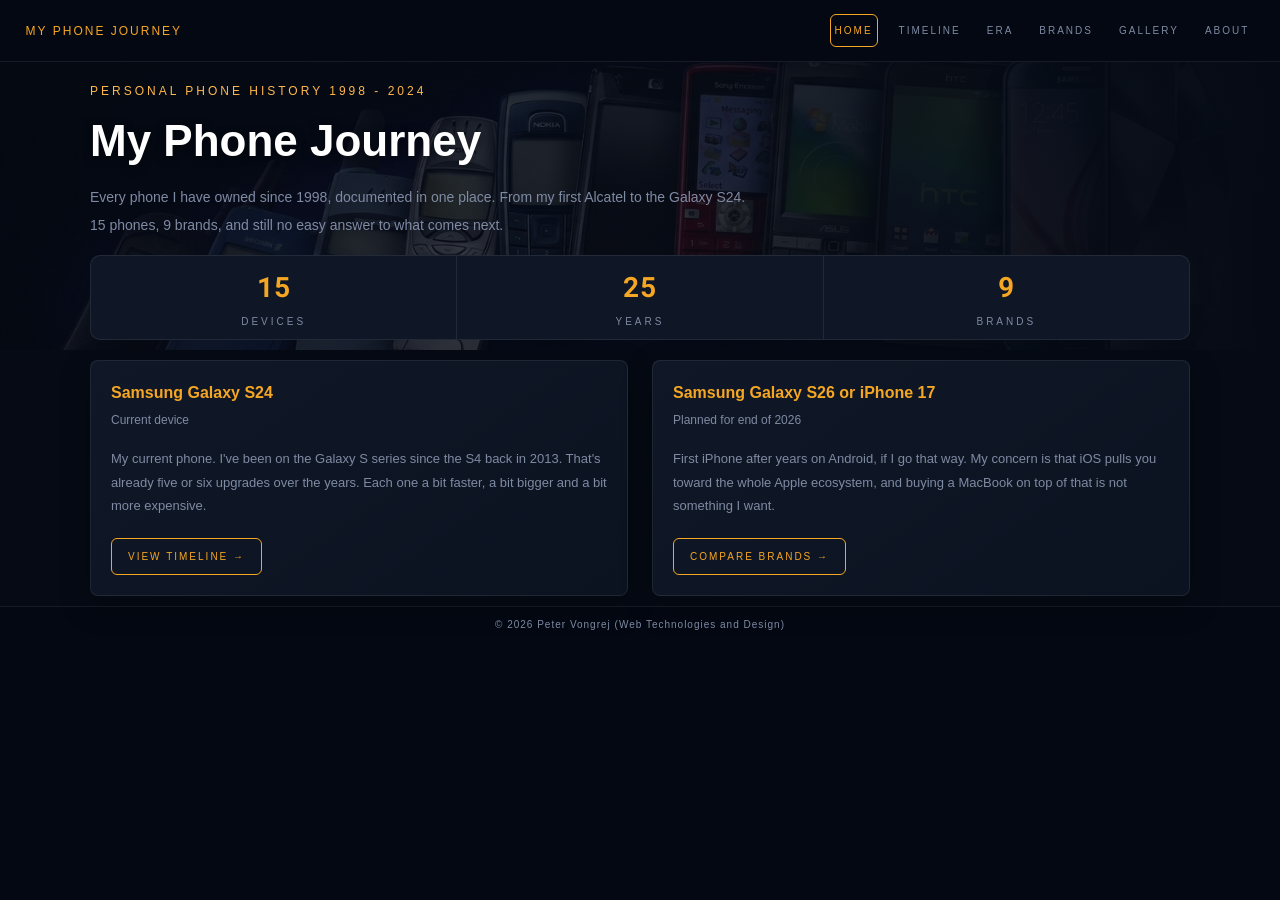
<file: index.html>
<!doctype html>
<html lang="sk">
<head>
    <meta charset="UTF-8">
    <meta name="viewport" content="width=device-width, initial-scale=1.0">
    <title>My Phone Journey</title>
    <link rel="stylesheet" href="css/styles.css">
    <link href="https://fonts.googleapis.com/css2?family=Roboto+Mono:wght@400;700&display=swap" rel="stylesheet">
    <link rel="icon" href="favicon.ico">
</head>
<body>

<header class="header">
    <div class="header-container">
        <div class="header-title">
            <a href="index.html">My Phone Journey</a>
        </div>

        <input type="checkbox" id="menu-toggle" class="menu-checkbox">

        <label for="menu-toggle" class="menu-button">
            <span></span>
            <span></span>
            <span></span>
        </label>

        <nav class="navigation">
            <a href="index.html" class="active">Home</a>
            <a href="timeline.html">Timeline</a>
            <a href="era.html">Era</a>
            <a href="brands.html">Brands</a>
            <a href="gallery.html">Gallery</a>
            <a href="about.html">About</a>
        </nav>
    </div>
</header>

<main>
    <section class="main">
        <div class="main-container">
            <p class="main-overline">Personal phone history 1998 - 2024</p>

            <h1 class="main-title">
                My Phone Journey
            </h1>

            <p class="main-description">
                Every phone I have owned since 1998, documented in one place. From my first Alcatel to the Galaxy S24.
            </p>

            <p class="main-description main-description-second">
                15 phones, 9 brands, and still no easy answer to what comes next.
            </p>

            <div class="main-stats">
                <div class="main-stats-item">
                    <div class="main-stats-number">15</div>
                    <div class="main-stats-label">Devices</div>
                </div>

                <div class="main-stats-item">
                    <div class="main-stats-number">25</div>
                    <div class="main-stats-label">Years</div>
                </div>

                <div class="main-stats-item">
                    <div class="main-stats-number">9</div>
                    <div class="main-stats-label">Brands</div>
                </div>
            </div>

        </div>
    </section>

    <section class="devices">
        <div class="devices-container">

            <div class="devices-grid">
                <article class="devices-card">
                    <h3 class="devices-card-title">Samsung Galaxy S24</h3>
                    <p class="devices-card-meta">Current device</p>

                    <p class="devices-card-description">
                        My current phone. I've been on the Galaxy S series since the S4 back in 2013.
                        That's already five or six upgrades over the years.
                        Each one a bit faster, a bit bigger and a bit more expensive.
                    </p>

                    <a href="timeline.html" class="devices-card-button">
                        View timeline →
                    </a>
                </article>

                <article class="devices-card">
                    <h3 class="devices-card-title">Samsung Galaxy S26 or iPhone 17</h3>
                    <p class="devices-card-meta">Planned for end of 2026</p>

                    <p class="devices-card-description">
                        First iPhone after years on Android, if I go that way.
                        My concern is that iOS pulls you toward the whole Apple ecosystem,
                        and buying a MacBook on top of that is not something I want.
                    </p>

                    <a href="brands.html" class="devices-card-button">
                        Compare brands →
                    </a>
                </article>
            </div>
        </div>
    </section>
</main>

<footer class="footer">
    <div class="footer-container">
        <p class="footer-text">© 2026 Peter Vongrej (Web Technologies and Design)</p>
    </div>
</footer>

</body>
</html>
</file>
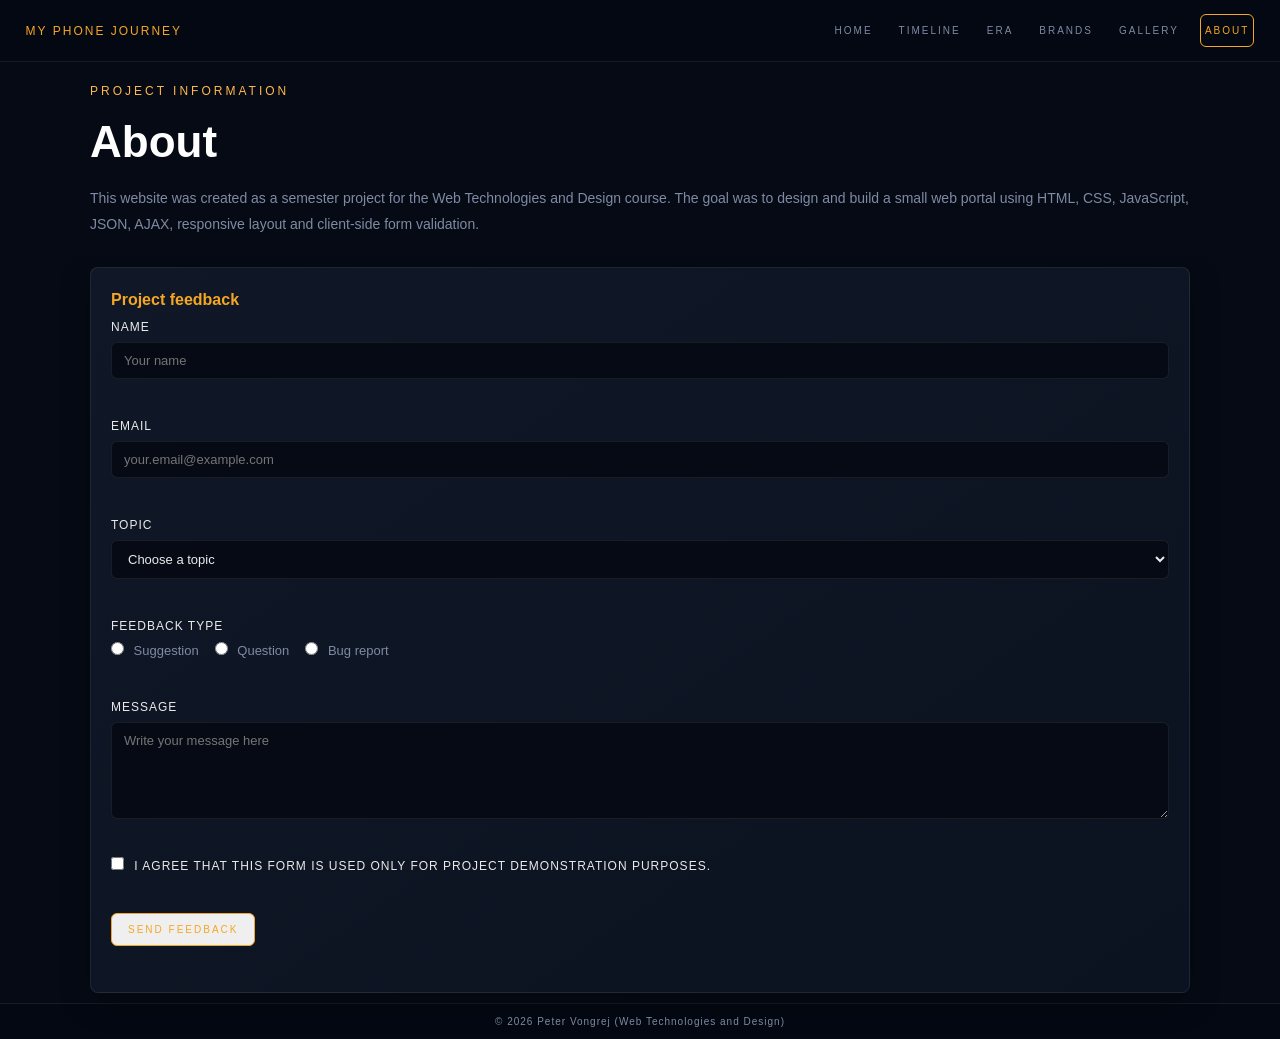
<file: about.html>
<!doctype html>
<html lang="sk">
<head>
    <meta charset="UTF-8">
    <meta name="viewport" content="width=device-width, initial-scale=1.0">
    <title>My Phone Journey</title>
    <link rel="stylesheet" href="css/styles.css">
    <link href="https://fonts.googleapis.com/css2?family=Roboto+Mono:wght@400;700&display=swap" rel="stylesheet">
    <link rel="icon" href="favicon.ico">
</head>
<body>

<header class="header">
    <div class="header-container">
        <div class="header-title">
            <a href="index.html">My Phone Journey</a>
        </div>

        <input type="checkbox" id="menu-toggle" class="menu-checkbox">

        <label for="menu-toggle" class="menu-button">
            <span></span>
            <span></span>
            <span></span>
        </label>

        <nav class="navigation">
            <a href="index.html">Home</a>
            <a href="timeline.html">Timeline</a>
            <a href="era.html">Era</a>
            <a href="brands.html">Brands</a>
            <a href="gallery.html">Gallery</a>
            <a href="about.html" class="active">About</a>
        </nav>
    </div>
</header>

<main>
    <section class="page">
        <div class="page-container">

            <p class="main-overline">Project information</p>

            <h1 class="page-title">
                About
            </h1>

            <p class="page-description">
                This website was created as a semester project for the Web Technologies and Design course.
                The goal was to design and build a small web portal using HTML, CSS, JavaScript, JSON, AJAX, responsive layout and client-side form validation.
            </p>
        </div>
    </section>

    <section class="devices">
        <div class="devices-container">

            <div class="about-grid">

                <div class="devices-card">
                    <h3 class="devices-card-title">Project feedback</h3>

                    <form name="contactForm" class="contact-form" onsubmit="return validateForm()" novalidate>

                        <div class="form-group">
                            <label for="name">Name</label>
                            <input type="text" id="name" name="name" placeholder="Your name">
                            <p class="form-error" id="name-error"></p>
                        </div>

                        <div class="form-group">
                            <label for="email">Email</label>
                            <input type="email" id="email" name="email" placeholder="your.email@example.com">
                            <p class="form-error" id="email-error"></p>
                        </div>

                        <div class="form-group">
                            <label for="topic">Topic</label>
                            <select id="topic" name="topic">
                                <option value="">Choose a topic</option>
                                <option value="design">Design</option>
                                <option value="content">Content</option>
                                <option value="gallery">Gallery</option>
                                <option value="technical">Technical issue</option>
                            </select>
                            <p class="form-error" id="topic-error"></p>
                        </div>

                        <div class="form-group">
                            <label>Feedback type</label>

                            <div class="form-options">
                                <label>
                                    <input type="radio" name="feedbackType" value="suggestion">
                                    Suggestion
                                </label>

                                <label>
                                    <input type="radio" name="feedbackType" value="question">
                                    Question
                                </label>

                                <label>
                                    <input type="radio" name="feedbackType" value="bug">
                                    Bug report
                                </label>
                            </div>

                            <p class="form-error" id="type-error"></p>
                        </div>

                        <div class="form-group">
                            <label for="message">Message</label>
                            <textarea id="message" name="message" rows="5" placeholder="Write your message here"></textarea>
                            <p class="form-error" id="message-error"></p>
                        </div>

                        <div class="form-group">
                            <label class="checkbox-label">
                                <input type="checkbox" id="agreement" name="agreement">
                                I agree that this form is used only for project demonstration purposes.
                            </label>
                            <p class="form-error" id="agreement-error"></p>
                        </div>

                        <button type="submit" class="devices-card-button">
                            Send feedback
                        </button>

                        <p id="form-success" class="form-success"></p>

                    </form>
                </div>

            </div>

        </div>
    </section>
</main>

<footer class="footer">
    <div class="footer-container">
        <p>© 2026 Peter Vongrej (Web Technologies and Design)</p>
    </div>
</footer>

<script src="js/contact.js"></script>

</body>
</html>
</file>
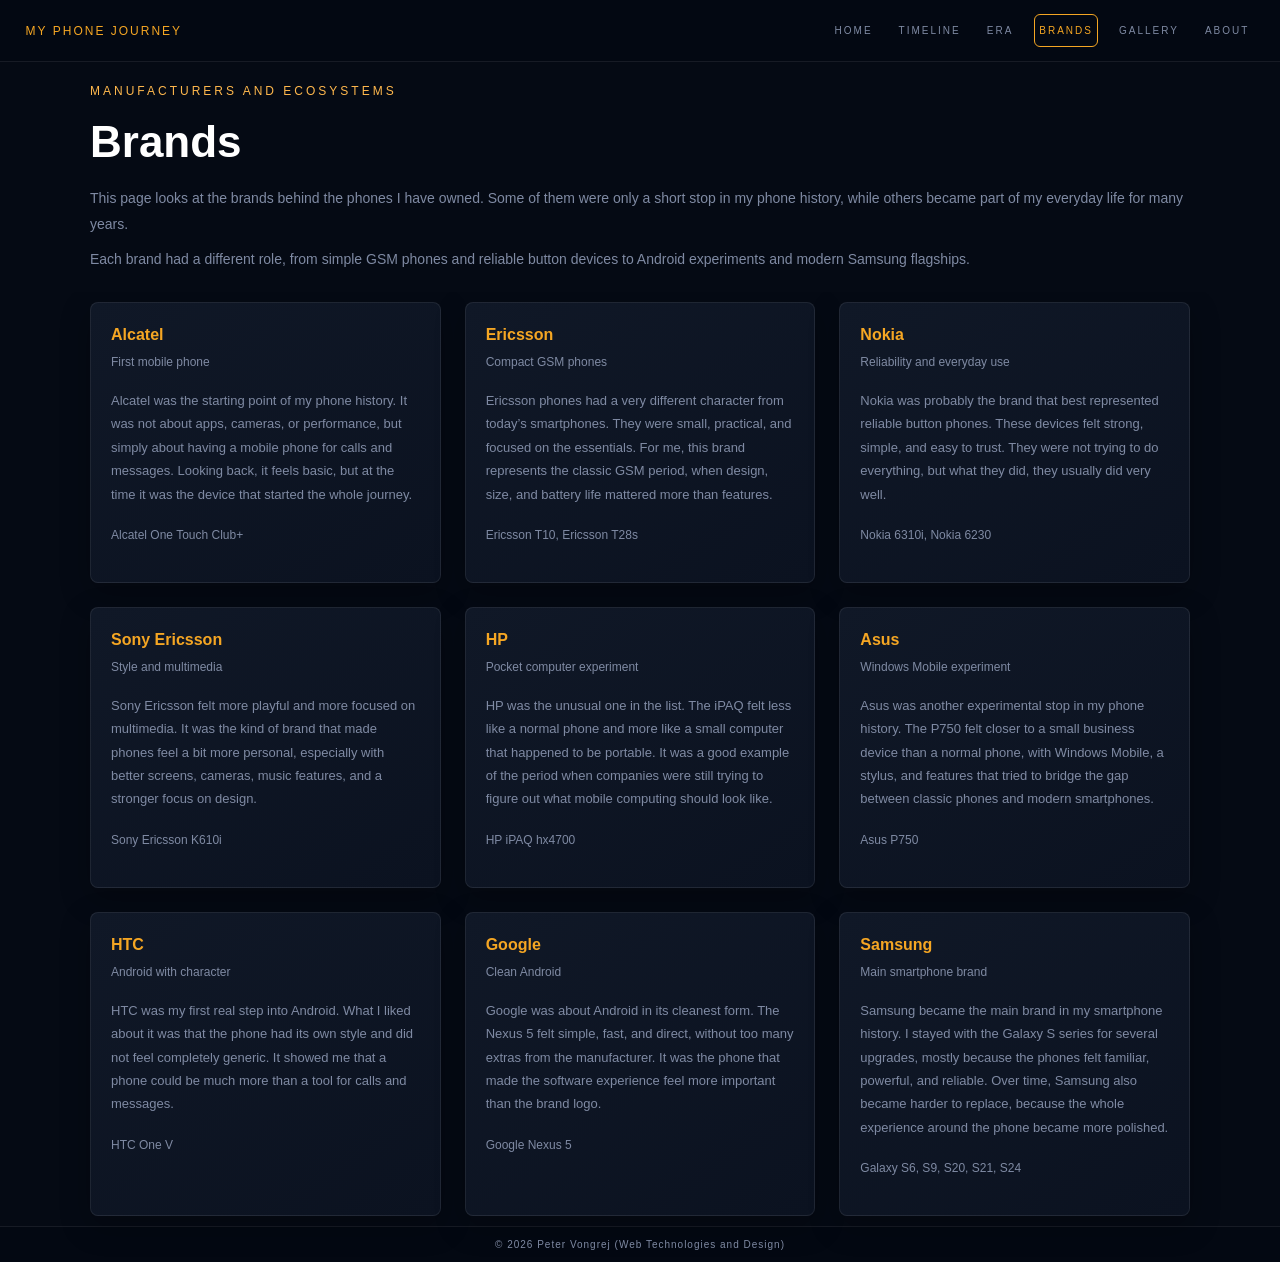
<file: brands.html>
<!doctype html>
<html lang="sk">
<head>
    <meta charset="UTF-8">
    <meta name="viewport" content="width=device-width, initial-scale=1.0">
    <title>My Phone Journey</title>
    <link rel="stylesheet" href="css/styles.css">
    <link href="https://fonts.googleapis.com/css2?family=Roboto+Mono:wght@400;700&display=swap" rel="stylesheet">
    <link rel="icon" href="favicon.ico">
</head>
<body>

<header class="header">
    <div class="header-container">
        <div class="header-title">
            <a href="index.html">My Phone Journey</a>
        </div>

        <input type="checkbox" id="menu-toggle" class="menu-checkbox">

        <label for="menu-toggle" class="menu-button">
            <span></span>
            <span></span>
            <span></span>
        </label>

        <nav class="navigation">
            <a href="index.html">Home</a>
            <a href="timeline.html">Timeline</a>
            <a href="era.html">Era</a>
            <a href="brands.html" class="active">Brands</a>
            <a href="gallery.html">Gallery</a>
            <a href="about.html">About</a>
        </nav>
    </div>
</header>

<main>
    <section class="page">
        <div class="page-container">

            <p class="main-overline">Manufacturers and ecosystems</p>

            <h1 class="page-title">
                Brands
            </h1>

            <p class="page-description">
                This page looks at the brands behind the phones I have owned.
                Some of them were only a short stop in my phone history, while others became part of my everyday life for many years.
            </p>

            <p class="page-description">
                Each brand had a different role, from simple GSM phones and reliable button devices to Android experiments and modern Samsung flagships.
            </p>

        </div>
    </section>

    <section class="devices">
        <div class="devices-container">

            <div class="devices-grid era-grid">

                <article class="devices-card">
                    <h3 class="devices-card-title">Alcatel</h3>
                    <p class="devices-card-meta">First mobile phone</p>

                    <p class="devices-card-description">
                        Alcatel was the starting point of my phone history. It was not about apps, cameras, or performance, but simply about having a mobile phone for calls and messages. Looking back, it feels basic, but at the time it was the device that started the whole journey.
                    </p>

                    <p class="devices-card-meta">
                        Alcatel One Touch Club+
                    </p>
                </article>

                <article class="devices-card">
                    <h3 class="devices-card-title">Ericsson</h3>
                    <p class="devices-card-meta">Compact GSM phones</p>

                    <p class="devices-card-description">
                        Ericsson phones had a very different character from today’s smartphones. They were small, practical, and focused on the essentials. For me, this brand represents the classic GSM period, when design, size, and battery life mattered more than features.
                    </p>

                    <p class="devices-card-meta">
                        Ericsson T10, Ericsson T28s
                    </p>
                </article>

                <article class="devices-card">
                    <h3 class="devices-card-title">Nokia</h3>
                    <p class="devices-card-meta">Reliability and everyday use</p>

                    <p class="devices-card-description">
                        Nokia was probably the brand that best represented reliable button phones. These devices felt strong, simple, and easy to trust. They were not trying to do everything, but what they did, they usually did very well.
                    </p>

                    <p class="devices-card-meta">
                        Nokia 6310i, Nokia 6230
                    </p>
                </article>

                <article class="devices-card">
                    <h3 class="devices-card-title">Sony Ericsson</h3>
                    <p class="devices-card-meta">Style and multimedia</p>

                    <p class="devices-card-description">
                        Sony Ericsson felt more playful and more focused on multimedia. It was the kind of brand that made phones feel a bit more personal, especially with better screens, cameras, music features, and a stronger focus on design.
                    </p>

                    <p class="devices-card-meta">
                        Sony Ericsson K610i
                    </p>
                </article>

                <article class="devices-card">
                    <h3 class="devices-card-title">HP</h3>
                    <p class="devices-card-meta">Pocket computer experiment</p>

                    <p class="devices-card-description">
                        HP was the unusual one in the list. The iPAQ felt less like a normal phone and more like a small computer that happened to be portable. It was a good example of the period when companies were still trying to figure out what mobile computing should look like.
                    </p>

                    <p class="devices-card-meta">
                        HP iPAQ hx4700
                    </p>
                </article>

                <div class="devices-card">
                    <h3 class="devices-card-title">Asus</h3>
                    <p class="devices-card-meta">Windows Mobile experiment</p>

                    <p class="devices-card-description">
                        Asus was another experimental stop in my phone history. The P750 felt closer to a small business device than a normal phone, with Windows Mobile, a stylus, and features that tried to bridge the gap between classic phones and modern smartphones.
                    </p>

                    <p class="devices-card-meta">
                        Asus P750
                    </p>
                </div>

                <article class="devices-card">
                    <h3 class="devices-card-title">HTC</h3>
                    <p class="devices-card-meta">Android with character</p>

                    <p class="devices-card-description">
                        HTC was my first real step into Android. What I liked about it was that the phone had its own style and did not feel completely generic. It showed me that a phone could be much more than a tool for calls and messages.
                    </p>

                    <p class="devices-card-meta">
                        HTC One V
                    </p>
                </article>

                <article class="devices-card">
                    <h3 class="devices-card-title">Google</h3>
                    <p class="devices-card-meta">Clean Android</p>

                    <p class="devices-card-description">
                        Google was about Android in its cleanest form. The Nexus 5 felt simple, fast, and direct, without too many extras from the manufacturer. It was the phone that made the software experience feel more important than the brand logo.
                    </p>

                    <p class="devices-card-meta">
                        Google Nexus 5
                    </p>
                </article>

                <article class="devices-card">
                    <h3 class="devices-card-title">Samsung</h3>
                    <p class="devices-card-meta">Main smartphone brand</p>

                    <p class="devices-card-description">
                        Samsung became the main brand in my smartphone history. I stayed with the Galaxy S series for several upgrades, mostly because the phones felt familiar, powerful, and reliable. Over time, Samsung also became harder to replace, because the whole experience around the phone became more polished.
                    </p>

                    <p class="devices-card-meta">
                        Galaxy S6, S9, S20, S21, S24
                    </p>
                </article>

            </div>
        </div>
    </section>
</main>

<footer class="footer">
    <div class="footer-container">
        <p>© 2026 Peter Vongrej (Web Technologies and Design)</p>
    </div>
</footer>

</body>
</html>
</file>
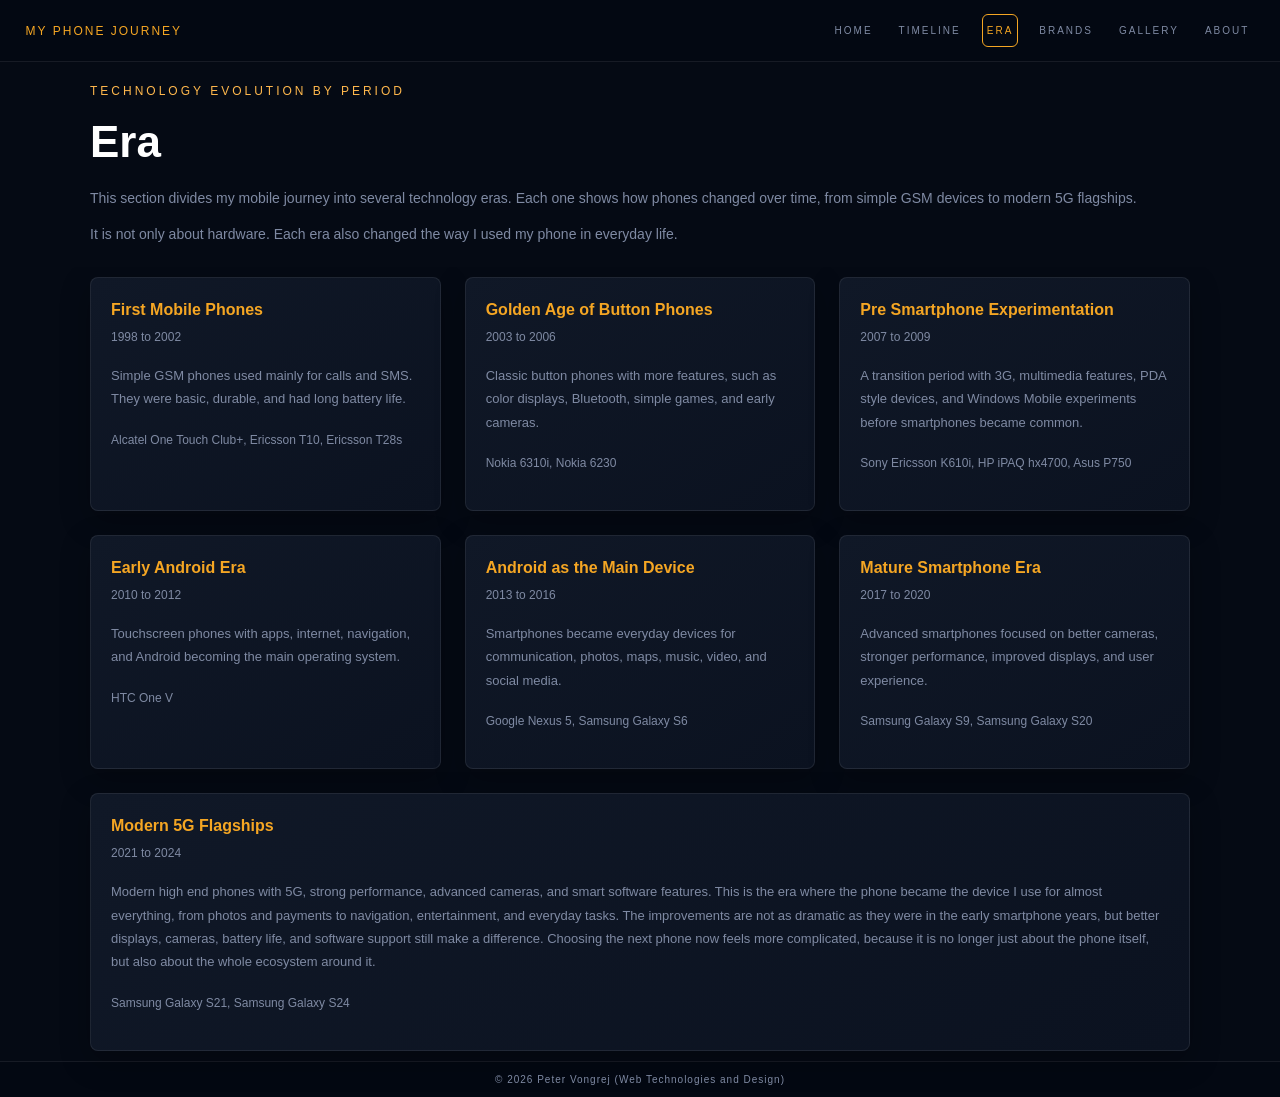
<file: era.html>
<!doctype html>
<html lang="sk">
<head>
    <meta charset="UTF-8">
    <meta name="viewport" content="width=device-width, initial-scale=1.0">
    <title>My Phone Journey</title>
    <link rel="stylesheet" href="css/styles.css">
    <link href="https://fonts.googleapis.com/css2?family=Roboto+Mono:wght@400;700&display=swap" rel="stylesheet">
    <link rel="icon" href="favicon.ico">
</head>
<body>

<header class="header">
    <div class="header-container">
        <div class="header-title">
            <a href="index.html">My Phone Journey</a>
        </div>

        <input type="checkbox" id="menu-toggle" class="menu-checkbox">

        <label for="menu-toggle" class="menu-button">
            <span></span>
            <span></span>
            <span></span>
        </label>

        <nav class="navigation">
            <a href="index.html">Home</a>
            <a href="timeline.html">Timeline</a>
            <a href="era.html" class="active">Era</a>
            <a href="brands.html">Brands</a>
            <a href="gallery.html">Gallery</a>
            <a href="about.html">About</a>
        </nav>
    </div>
</header>

<main>
    <section class="page">
        <div class="page-container">

            <p class="main-overline">Technology evolution by period</p>

            <h1 class="page-title">
                Era
            </h1>

            <p class="page-description">
                This section divides my mobile journey into several technology eras.
                Each one shows how phones changed over time, from simple GSM devices to modern 5G flagships.
            </p>

            <p class="page-description">
                It is not only about hardware. Each era also changed the way I used my phone in everyday life.
            </p>

        </div>
    </section>

    <section class="devices">
        <div class="devices-container">

            <div class="devices-grid era-grid">

                <article class="devices-card">
                    <h3 class="devices-card-title">First Mobile Phones</h3>
                    <p class="devices-card-meta">1998 to 2002</p>

                    <p class="devices-card-description">
                        Simple GSM phones used mainly for calls and SMS. They were basic, durable, and had long battery life.
                    </p>

                    <p class="devices-card-meta">
                        Alcatel One Touch Club+, Ericsson T10, Ericsson T28s
                    </p>
                </article>

                <article class="devices-card">
                    <h3 class="devices-card-title">Golden Age of Button Phones</h3>
                    <p class="devices-card-meta">2003 to 2006</p>

                    <p class="devices-card-description">
                        Classic button phones with more features, such as color displays, Bluetooth, simple games, and early cameras.
                    </p>

                    <p class="devices-card-meta">
                        Nokia 6310i, Nokia 6230
                    </p>
                </article>

                <article class="devices-card">
                    <h3 class="devices-card-title">Pre Smartphone Experimentation</h3>
                    <p class="devices-card-meta">2007 to 2009</p>

                    <p class="devices-card-description">
                        A transition period with 3G, multimedia features, PDA style devices, and Windows Mobile experiments before smartphones became common.
                    </p>

                    <p class="devices-card-meta">
                        Sony Ericsson K610i, HP iPAQ hx4700, Asus P750
                    </p>
                </article>

                <article class="devices-card">
                    <h3 class="devices-card-title">Early Android Era</h3>
                    <p class="devices-card-meta">2010 to 2012</p>

                    <p class="devices-card-description">
                        Touchscreen phones with apps, internet, navigation, and Android becoming the main operating system.
                    </p>

                    <p class="devices-card-meta">
                        HTC One V
                    </p>
                </article>

                <article class="devices-card">
                    <h3 class="devices-card-title">Android as the Main Device</h3>
                    <p class="devices-card-meta">2013 to 2016</p>

                    <p class="devices-card-description">
                        Smartphones became everyday devices for communication, photos, maps, music, video, and social media.
                    </p>

                    <p class="devices-card-meta">
                        Google Nexus 5, Samsung Galaxy S6
                    </p>
                </article>

                <article class="devices-card">
                    <h3 class="devices-card-title">Mature Smartphone Era</h3>
                    <p class="devices-card-meta">2017 to 2020</p>

                    <p class="devices-card-description">
                        Advanced smartphones focused on better cameras, stronger performance, improved displays, and user experience.
                    </p>

                    <p class="devices-card-meta">
                        Samsung Galaxy S9, Samsung Galaxy S20
                    </p>
                </article>

                <article class="devices-card">
                    <h3 class="devices-card-title">Modern 5G Flagships</h3>
                    <p class="devices-card-meta">2021 to 2024</p>

                    <p class="devices-card-description">
                        Modern high end phones with 5G, strong performance, advanced cameras, and smart software features.
                        This is the era where the phone became the device I use for almost everything, from photos and payments to navigation, entertainment, and everyday tasks.
                        The improvements are not as dramatic as they were in the early smartphone years, but better displays, cameras, battery life, and software support still make a difference.
                        Choosing the next phone now feels more complicated, because it is no longer just about the phone itself, but also about the whole ecosystem around it.
                    </p>

                    <p class="devices-card-meta">
                        Samsung Galaxy S21, Samsung Galaxy S24
                    </p>
                </article>

            </div>
        </div>
    </section>
</main>

<footer class="footer">
    <div class="footer-container">
        <p>© 2026 Peter Vongrej (Web Technologies and Design)</p>
    </div>
</footer>

</body>
</html>
</file>
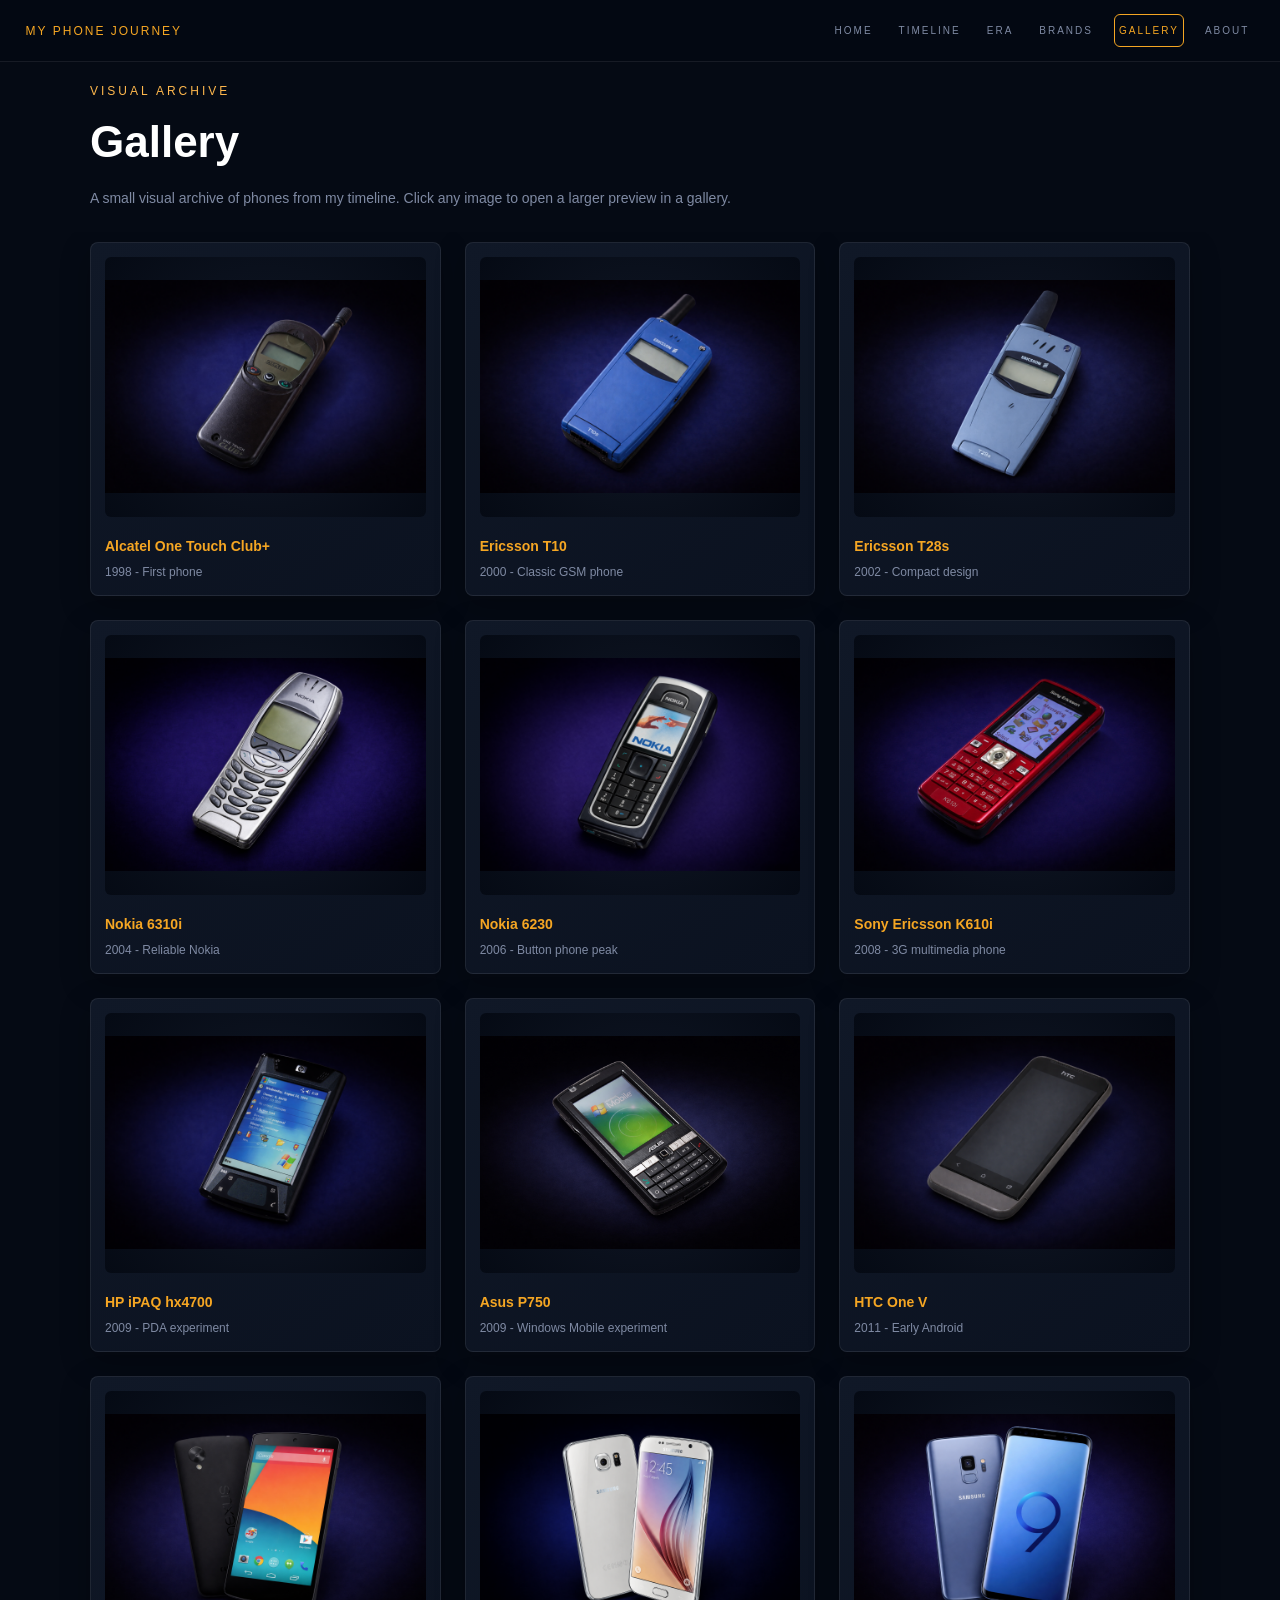
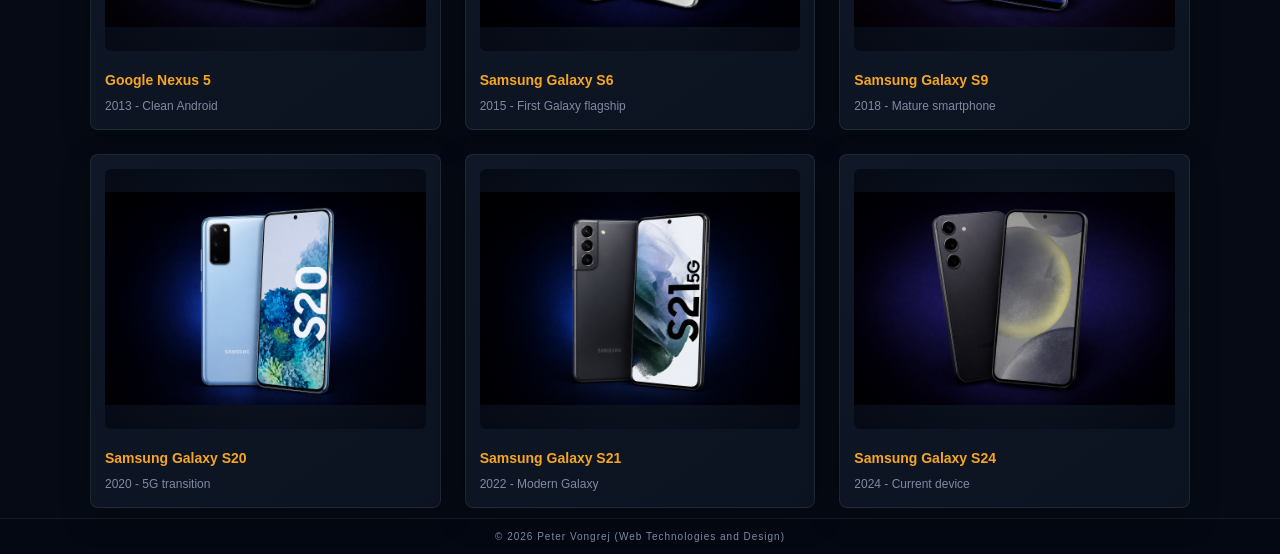
<file: gallery.html>
<!doctype html>
<html lang="sk">
<head>
    <meta charset="UTF-8">
    <meta name="viewport" content="width=device-width, initial-scale=1.0">
    <title>My Phone Journey</title>
    <link rel="stylesheet" href="css/styles.css">
    <link href="https://fonts.googleapis.com/css2?family=Roboto+Mono:wght@400;700&display=swap" rel="stylesheet">
    <link rel="icon" href="favicon.ico">
</head>
<body>

<header class="header">
    <div class="header-container">
        <div class="header-title">
            <a href="index.html">My Phone Journey</a>
        </div>

        <input type="checkbox" id="menu-toggle" class="menu-checkbox">

        <label for="menu-toggle" class="menu-button">
            <span></span>
            <span></span>
            <span></span>
        </label>

        <nav class="navigation">
            <a href="index.html">Home</a>
            <a href="timeline.html">Timeline</a>
            <a href="era.html">Era</a>
            <a href="brands.html">Brands</a>
            <a href="gallery.html" class="active">Gallery</a>
            <a href="about.html">About</a>
        </nav>
    </div>
</header>

<main>
    <section class="page">
        <div class="page-container">

            <p class="main-overline">Visual archive</p>

            <h1 class="page-title">
                Gallery
            </h1>

            <p class="page-description">
                A small visual archive of phones from my timeline.
                Click any image to open a larger preview in a gallery.
            </p>

        </div>
    </section>

    <section class="devices">
        <div class="devices-container">

            <div class="gallery-grid">

                <div class="gallery-card">
                    <img src="images/phone-alcatel-one-club.png" alt="Alcatel One Touch Club+" onclick="openModal();currentSlide(1)">
                    <h3>Alcatel One Touch Club+</h3>
                    <p>1998 - First phone</p>
                </div>

                <div class="gallery-card">
                    <img src="images/phone-ericsson-t10.png" alt="Ericsson T10" onclick="openModal();currentSlide(2)">
                    <h3>Ericsson T10</h3>
                    <p>2000 - Classic GSM phone</p>
                </div>

                <div class="gallery-card">
                    <img src="images/phone-ericsson-t28.png" alt="Ericsson T28s" onclick="openModal();currentSlide(3)">
                    <h3>Ericsson T28s</h3>
                    <p>2002 - Compact design</p>
                </div>

                <div class="gallery-card">
                    <img src="images/phone-nokia-6310i.png" alt="Nokia 6310i" onclick="openModal();currentSlide(4)">
                    <h3>Nokia 6310i</h3>
                    <p>2004 - Reliable Nokia</p>
                </div>

                <div class="gallery-card">
                    <img src="images/phone-nokia-6230.png" alt="Nokia 6230" onclick="openModal();currentSlide(5)">
                    <h3>Nokia 6230</h3>
                    <p>2006 - Button phone peak</p>
                </div>

                <div class="gallery-card">
                    <img src="images/phone-ericsson-k610i.png" alt="Sony Ericsson K610i" onclick="openModal();currentSlide(6)">
                    <h3>Sony Ericsson K610i</h3>
                    <p>2008 - 3G multimedia phone</p>
                </div>

                <div class="gallery-card">
                    <img src="images/phone-hp-ipaq-hx4700.png" alt="HP iPAQ hx4700" onclick="openModal();currentSlide(7)">
                    <h3>HP iPAQ hx4700</h3>
                    <p>2009 - PDA experiment</p>
                </div>

                <div class="gallery-card">
                    <img src="images/phone-asus-p750.png" alt="Asus P750" onclick="openModal();currentSlide(8)">
                    <h3>Asus P750</h3>
                    <p>2009 - Windows Mobile experiment</p>
                </div>

                <div class="gallery-card">
                    <img src="images/phone-htc-one-v.png" alt="HTC One V" onclick="openModal();currentSlide(9)">
                    <h3>HTC One V</h3>
                    <p>2011 - Early Android</p>
                </div>

                <div class="gallery-card">
                    <img src="images/phone-google-nexus-5.png" alt="Google Nexus 5" onclick="openModal();currentSlide(10)">
                    <h3>Google Nexus 5</h3>
                    <p>2013 - Clean Android</p>
                </div>

                <div class="gallery-card">
                    <img src="images/phone-samsung-s6.png" alt="Samsung Galaxy S6" onclick="openModal();currentSlide(11)">
                    <h3>Samsung Galaxy S6</h3>
                    <p>2015 - First Galaxy flagship</p>
                </div>

                <div class="gallery-card">
                    <img src="images/phone-samsung-s9.png" alt="Samsung Galaxy S9" onclick="openModal();currentSlide(12)">
                    <h3>Samsung Galaxy S9</h3>
                    <p>2018 - Mature smartphone</p>
                </div>

                <div class="gallery-card">
                    <img src="images/phone-samsung-s20.png" alt="Samsung Galaxy S20" onclick="openModal();currentSlide(13)">
                    <h3>Samsung Galaxy S20</h3>
                    <p>2020 - 5G transition</p>
                </div>

                <div class="gallery-card">
                    <img src="images/phone-samsung-s21.png" alt="Samsung Galaxy S21" onclick="openModal();currentSlide(14)">
                    <h3>Samsung Galaxy S21</h3>
                    <p>2022 - Modern Galaxy</p>
                </div>

                <div class="gallery-card">
                    <img src="images/phone-samsung-s24.png" alt="Samsung Galaxy S24" onclick="openModal();currentSlide(15)">
                    <h3>Samsung Galaxy S24</h3>
                    <p>2024 - Current device</p>
                </div>

            </div>
        </div>
    </section>
</main>

<div id="gallery-lightbox" class="lightbox-modal">
    <span class="lightbox-close" onclick="closeModal()">&times;</span>

    <div class="lightbox-content">

        <div class="lightbox-slide">
            <div class="lightbox-number">1 / 15</div>
            <img src="images/phone-alcatel-one-club.png" alt="Alcatel One Touch Club+">
        </div>

        <div class="lightbox-slide">
            <div class="lightbox-number">2 / 15</div>
            <img src="images/phone-ericsson-t10.png" alt="Ericsson T10">
        </div>

        <div class="lightbox-slide">
            <div class="lightbox-number">3 / 15</div>
            <img src="images/phone-ericsson-t28.png" alt="Ericsson T28s">
        </div>

        <div class="lightbox-slide">
            <div class="lightbox-number">4 / 15</div>
            <img src="images/phone-nokia-6310i.png" alt="Nokia 6310i">
        </div>

        <div class="lightbox-slide">
            <div class="lightbox-number">5 / 15</div>
            <img src="images/phone-nokia-6230.png" alt="Nokia 6230">
        </div>

        <div class="lightbox-slide">
            <div class="lightbox-number">6 / 15</div>
            <img src="images/phone-ericsson-k610i.png" alt="Sony Ericsson K610i">
        </div>

        <div class="lightbox-slide">
            <div class="lightbox-number">7 / 15</div>
            <img src="images/phone-hp-ipaq-hx4700.png" alt="HP iPAQ hx4700">
        </div>

        <div class="lightbox-slide">
            <div class="lightbox-number">8 / 15</div>
            <img src="images/phone-asus-p750.png" alt="Asus P750">
        </div>

        <div class="lightbox-slide">
            <div class="lightbox-number">9 / 15</div>
            <img src="images/phone-htc-one-v.png" alt="HTC One V">
        </div>

        <div class="lightbox-slide">
            <div class="lightbox-number">10 / 15</div>
            <img src="images/phone-google-nexus-5.png" alt="Google Nexus 5">
        </div>

        <div class="lightbox-slide">
            <div class="lightbox-number">11 / 15</div>
            <img src="images/phone-samsung-s6.png" alt="Samsung Galaxy S6">
        </div>

        <div class="lightbox-slide">
            <div class="lightbox-number">12 / 15</div>
            <img src="images/phone-samsung-s9.png" alt="Samsung Galaxy S9">
        </div>

        <div class="lightbox-slide">
            <div class="lightbox-number">13 / 15</div>
            <img src="images/phone-samsung-s20.png" alt="Samsung Galaxy S20">
        </div>

        <div class="lightbox-slide">
            <div class="lightbox-number">14 / 15</div>
            <img src="images/phone-samsung-s21.png" alt="Samsung Galaxy S21">
        </div>

        <div class="lightbox-slide">
            <div class="lightbox-number">15 / 15</div>
            <img src="images/phone-samsung-s24.png" alt="Samsung Galaxy S24">
        </div>

        <a class="lightbox-prev" onclick="plusSlides(-1)">&#10094;</a>
        <a class="lightbox-next" onclick="plusSlides(1)">&#10095;</a>

        <div class="lightbox-caption-container">
            <p id="lightbox-caption"></p>
        </div>

    </div>
</div>

<footer class="footer">
    <div class="footer-container">
        <p>© 2026 Peter Vongrej (Web Technologies and Design)</p>
    </div>
</footer>

<script src="js/gallery.js"></script>

</body>
</html>
</file>
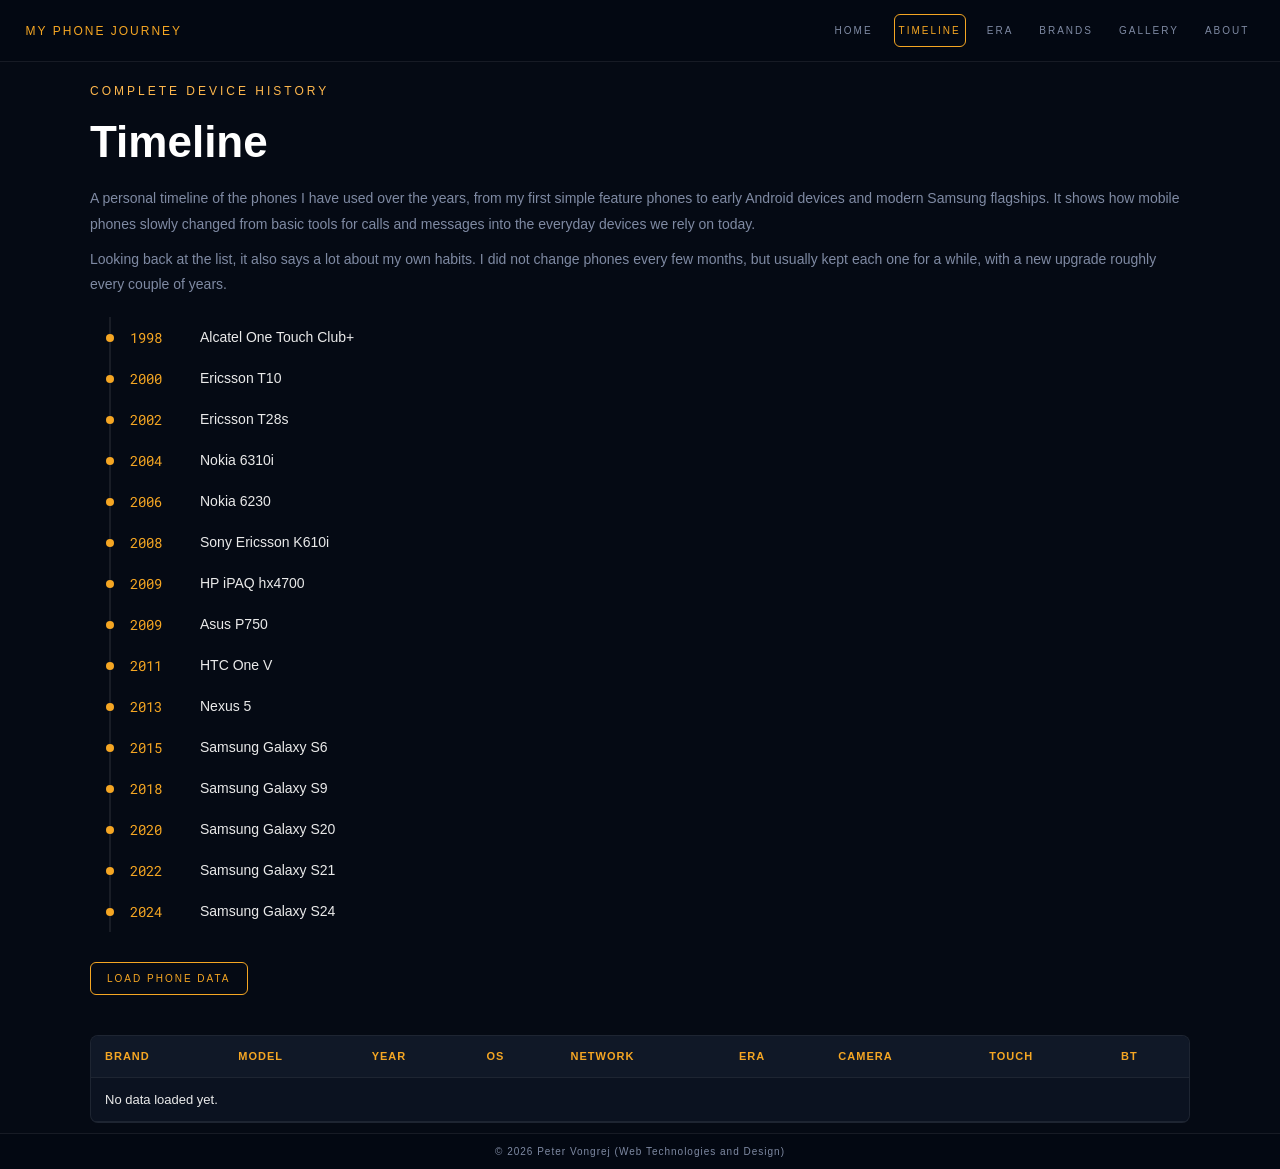
<file: timeline.html>
<!doctype html>
<html lang="sk">
<head>
    <meta charset="UTF-8">
    <meta name="viewport" content="width=device-width, initial-scale=1.0">
    <title>My Phone Journey</title>
    <link rel="stylesheet" href="css/styles.css">
    <link href="https://fonts.googleapis.com/css2?family=Roboto+Mono:wght@400;700&display=swap" rel="stylesheet">
    <link rel="icon" href="favicon.ico">
</head>
<body>

<header class="header">
    <div class="header-container">
        <div class="header-title">
            <a href="index.html">My Phone Journey</a>
        </div>

        <input type="checkbox" id="menu-toggle" class="menu-checkbox">

        <label for="menu-toggle" class="menu-button">
            <span></span>
            <span></span>
            <span></span>
        </label>

        <nav class="navigation">
            <a href="index.html" >Home</a>
            <a href="timeline.html" class="active">Timeline</a>
            <a href="era.html">Era</a>
            <a href="brands.html">Brands</a>
            <a href="gallery.html">Gallery</a>
            <a href="about.html">About</a>
        </nav>
    </div>
</header>

<main>
    <section class="page">
        <div class="page-container">

            <p class="main-overline">Complete device history</p>

            <h1 class="page-title">
                Timeline
            </h1>

            <p class="page-description">
                A personal timeline of the phones I have used over the years, from my first simple feature phones to early Android devices and modern Samsung flagships. It shows how mobile phones slowly changed from basic tools for calls and messages into the everyday devices we rely on today.
            </p>

            <p class="page-description">
                Looking back at the list, it also says a lot about my own habits. I did not change phones every few months, but usually kept each one for a while, with a new upgrade roughly every couple of years.
            </p>
        </div>
    </section>

    <section class="timeline-section">
        <div class="page-container">


            <div class="timeline-list">
                <div class="timeline-item">
                    <div class="timeline-year">1998</div>
                    <div class="timeline-device">Alcatel One Touch Club+</div>
                </div>

                <div class="timeline-item">
                    <div class="timeline-year">2000</div>
                    <div class="timeline-device">Ericsson T10</div>
                </div>

                <div class="timeline-item">
                    <div class="timeline-year">2002</div>
                    <div class="timeline-device">Ericsson T28s</div>
                </div>

                <div class="timeline-item">
                    <div class="timeline-year">2004</div>
                    <div class="timeline-device">Nokia 6310i</div>
                </div>

                <div class="timeline-item">
                    <div class="timeline-year">2006</div>
                    <div class="timeline-device">Nokia 6230</div>
                </div>

                <div class="timeline-item">
                    <div class="timeline-year">2008</div>
                    <div class="timeline-device">Sony Ericsson K610i</div>
                </div>

                <div class="timeline-item">
                    <div class="timeline-year">2009</div>
                    <div class="timeline-device">HP iPAQ hx4700</div>
                </div>

                <div class="timeline-item">
                    <div class="timeline-year">2009</div>
                    <div class="timeline-device">Asus P750</div>
                </div>

                <div class="timeline-item">
                    <div class="timeline-year">2011</div>
                    <div class="timeline-device">HTC One V</div>
                </div>

                <div class="timeline-item">
                    <div class="timeline-year">2013</div>
                    <div class="timeline-device">Nexus 5</div>
                </div>

                <div class="timeline-item">
                    <div class="timeline-year">2015</div>
                    <div class="timeline-device">Samsung Galaxy S6</div>
                </div>

                <div class="timeline-item">
                    <div class="timeline-year">2018</div>
                    <div class="timeline-device">Samsung Galaxy S9</div>
                </div>

                <div class="timeline-item">
                    <div class="timeline-year">2020</div>
                    <div class="timeline-device">Samsung Galaxy S20</div>
                </div>

                <div class="timeline-item">
                    <div class="timeline-year">2022</div>
                    <div class="timeline-device">Samsung Galaxy S21</div>
                </div>

                <div class="timeline-item">
                    <div class="timeline-year">2024</div>
                    <div class="timeline-device">Samsung Galaxy S24</div>
                </div>
            </div>
        </div>
    </section>

    <section class="page">
        <div class="page-container">

            <button id="load-data-button" class="devices-card-button" type="button">
                Load phone data
            </button>

            <div class="table-wrapper">
                <table class="phones-table">
                    <thead>
                    <tr>
                        <th>Brand</th>
                        <th>Model</th>
                        <th>Year</th>
                        <th>OS</th>
                        <th>Network</th>
                        <th>Era</th>
                        <th>Camera</th>
                        <th>Touch</th>
                        <th>BT</th>
                    </tr>
                    </thead>
                    <tbody id="phones-table-body">
                    <tr>
                        <td colspan="9">No data loaded yet.</td>
                    </tr>
                    </tbody>
                </table>
            </div>
        </div>
    </section>

</main>

<footer class="footer">
    <div class="footer-container">
        <p>© 2026 Peter Vongrej (Web Technologies and Design)</p>
    </div>
</footer>

<script>
    // aligned with common w3schools fetch api examples
    document.getElementById("load-data-button").addEventListener("click", function () {

        fetch("data/phones.json")
            .then(function (response) {
                if (!response.ok) {
                    throw new Error("HTTP error " + response.status);
                }
                return response.json();
            })
            .then(function (data) {
                const tableBody = document.getElementById("phones-table-body");
                tableBody.innerHTML = "";

                data["brands"].forEach(function (brand) {
                    brand["phones"].forEach(function (phone) {
                        const row = document.createElement("tr");

                        row.innerHTML = `
                            <td>${brand["name"]}</td>
                            <td>${phone["model"]}</td>
                            <td>${phone["details"]["year"]}</td>
                            <td>${phone["details"]["os"]}</td>
                            <td>${phone["details"]["network"]}</td>
                            <td>${phone["details"]["era"]}</td>
                            <td>${phone["details"]["features"]["camera"] ? "Yes" : "No"}</td>
                            <td>${phone["details"]["features"]["touchscreen"] ? "Yes" : "No"}</td>
                            <td>${phone["details"]["features"]["bluetooth"] ? "Yes" : "No"}</td>
                        `;

                        tableBody.appendChild(row);
                    });
                });

                document.getElementById("load-data-button").textContent = "Data loaded";
                document.getElementById("load-data-button").disabled = true;
            })
            .catch(function (error) {
                document.getElementById("phones-table-body").innerHTML =
                    "<tr><td colspan='9'>Error loading data.</td></tr>";

                console.error(error);
            });

    });
</script>

</body>
</html>
</file>
<file: css/styles.css>
* {
    margin: 0;
    padding: 0;
    box-sizing: border-box;
}

body {
    font-family: Tahoma, Arial, sans-serif;
    background-color: #030812;
    color: #eaeaea;
    line-height: 1.5;
}

/* images and video should not overflow */
img,
video,
iframe {
    max-width: 100%;
    height: auto;
}

.header {
    background-color: #030812;
    border-bottom: 1px solid #ffffff14;
    padding: 14px 0;
    text-transform: uppercase;
}

.header-container {
    width: 96%;
    max-width: 1600px;
    margin: 0 auto;

    display: flex;
    flex-wrap: wrap;
    align-items: center;
    gap: 10px;
}

.header-title {
    color: #f5a623;
    font-size: 16px;
    letter-spacing: 1px;
    font-weight: normal;
    flex: 1;
}

.header-title a,
a.header-title {
    color: inherit;
    text-decoration: none;
}

/* checkbox used to toggle nav on mobile */
.menu-checkbox {
    position: absolute;
    opacity: 0;
    pointer-events: none;
}

/* hamburger icon */
.menu-button {
    display: flex;
    width: 44px;
    height: 44px;
    border: 1px solid #f5a623;
    border-radius: 6px;
    cursor: pointer;
    align-items: center;
    justify-content: center;
    flex-direction: column;
    gap: 5px;
}

.menu-button span {
    display: block;
    width: 18px;
    height: 2px;
    background-color: #f5a623;
    border-radius: 2px;
}

/* nav is hidden by default on mobile, shown when checkbox is checked */
.navigation {
    display: none;
    width: 100%;
    flex-direction: column;
    align-items: flex-start;
    gap: 8px;
    margin-top: 8px;
}

.navigation a {
    width: 100%;
    color: #7f8aa3;
    text-decoration: none;
    font-size: 12px;
    letter-spacing: 1px;
    text-transform: uppercase;
    padding: 10px 12px;
    transition: 0.2s;
    border: 1px solid transparent;
    border-radius: 6px;
}

.navigation a:hover,
.navigation a:focus-visible {
    color: #f5a623;
    border-color: #f5a623;
    outline: none;
}

.navigation a.active {
    color: #f5a623;
    border: 1px solid #f5a623;
    border-radius: 6px;
}

/* keyboard focus styles */
.menu-button:focus-visible,
.navigation a:focus-visible,
.devices-card-button:focus-visible {
    outline: 2px solid #f5a623;
    outline-offset: 3px;
}

/* checkbox menu */
.menu-checkbox:checked ~ .navigation {
    display: flex;
}

.main {
    padding: 20px 0 10px 0;
    background-image:
            linear-gradient(to right, #050a14aa 40%, #050a14cc 60%, #050a14ff 100%),
            url("../images/main-bg.jpg");
    background-size: cover;
    background-position: center;
    background-repeat: no-repeat;
}

.main-container {
    width: 90%;
    max-width: 1100px;
    margin: 0 auto;
}

.main-overline {
    color: #ffb84d;
    font-size: 12px;
    text-transform: uppercase;
    letter-spacing: 3px;
    margin-bottom: 18px;
}

.main-title {
    color: #ffffff;
    font-size: 36px;
    line-height: 1.05;
    font-weight: bold;
    margin-bottom: 24px;
    text-shadow: 0 2px 10px #00000088;
}

.main-description {
    max-width: 900px;
    color: #7f8aa3;
    font-size: 14px;
    line-height: 1.4;
    margin-bottom: 8px;
}

/* quick stats bar */
.main-stats {
    display: flex;
    flex-direction: column;
    background-color: #0f1726;
    border: 1px solid #ffffff14;
    border-radius: 10px;
    overflow: hidden;
    margin-top: 20px;
}

.main-stats-item {
    flex: 1;
    text-align: center;
    padding: 10px 10px;
    border-bottom: 1px solid #ffffff14;
}

.main-stats-item:hover {
    background-color: #ffffff05;
}

.main-stats-item:last-child {
    border-bottom: none;
}

.main-stats-number {
    color: #f5a623;
    font-family: 'Roboto Mono', monospace;
    font-size: 28px;
    font-weight: bold;
    margin-bottom: 6px;
}

.main-stats-label {
    color: #7f8aa3;
    font-size: 10px;
    text-transform: uppercase;
    letter-spacing: 3px;
}

.devices {
    padding: 10px 0;
    background-color: #050a14;
}

.devices-container {
    width: 90%;
    max-width: 1100px;
    margin: 0 auto;
}

.devices-grid {
    display: flex;
    flex-direction: column;
    gap: 24px;
}

.devices-card {
    flex: 1;
    background: linear-gradient(145deg, #101827, #0b1220);
    border: 1px solid #ffffff14;
    border-radius: 8px;
    padding: 20px;
    box-shadow: 0 10px 30px #00000040;
    transition: 0.2s;
    min-height: 180px;
    display: flex;
    flex-direction: column;
}

.devices-card:hover {
    border-color: #f5a623;
    transform: translateY(-4px);
}

.devices-card-title {
    color: #f5a623;
    font-size: 16px;
    margin-bottom: 6px;
}

.devices-card-meta {
    color: #7f8aa3;
    font-size: 12px;
    margin-bottom: 18px;
}

.devices-card-description {
    color: #7f8aa3;
    font-size: 13px;
    line-height: 1.8;
    margin-bottom: 20px;
}

/* button pushed to bottom of card with margin-top auto */
.devices-card-button {
    display: inline-block;
    color: #f5a623;
    text-decoration: none;
    text-transform: uppercase;
    letter-spacing: 2px;
    font-size: 10px;
    padding: 10px 16px;
    border: 1px solid #f5a623;
    border-radius: 6px;
    transition: 0.2s;
    margin-top: auto;
    align-self: flex-start;
}

.devices-card-button:hover,
.devices-card-button:focus-visible {
    background-color: #f5a623;
    color: #050a14;
    outline: none;
}

.page {
    position: relative;
    padding: 20px 0 10px 0;
    background-color: #050a14;
    overflow: hidden;
}

.page-container {
    width: 90%;
    max-width: 1100px;
    margin: 0 auto;
    position: relative;
    z-index: 1;
}

.page-title {
    color: #ffffff;
    font-size: 32px;
    line-height: 1.1;
    margin-bottom: 20px;
}

.page-description {
    max-width: 1100px;
    color: #7f8aa3;
    font-size: 14px;
    line-height: 1.8;
    margin-bottom: 10px;
}

.timeline-section {
    position: relative;
    padding: 0;
    background-color: #050a14;
    overflow: hidden;
}



.timeline-section .page-container {
    position: relative;
    z-index: 1;
}

.timeline-list {
    position: relative;
    padding-left: 40px;
}

/* vertical line */
.timeline-list::before {
    content: "";
    position: absolute;
    left: 19px;
    top: 0;
    bottom: 0;
    width: 2px;
    background-color: #ffffff14;
}

.timeline-item {
    position: relative;
    display: flex;
    align-items: center;
    gap: 10px;
    padding: 10px 0;
}

/* dot on the line */
.timeline-item::before {
    content: "";
    position: absolute;
    left: -24px;
    width: 8px;
    height: 8px;
    background-color: #f5a623;
    border-radius: 50%;
}

.timeline-year {
    color: #f5a623;
    font-family: 'Roboto Mono', monospace;
    font-size: 14px;
    min-width: 60px;
}

.timeline-device {
    color: #eaeaea;
    font-size: 14px;
}

.table-wrapper {
    margin-top: 20px;
    overflow-x: auto;
    border: 1px solid #ffffff14;
    border-radius: 8px;
    background-color: #0b1220;
}

.phones-table {
    width: 100%;
    min-width: 900px;
    border-collapse: collapse;
}

.phones-table th,
.phones-table td {
    padding: 10px 12px;
    text-align: left;
    border-bottom: 1px solid #ffffff14;
    font-size: 12px;
    white-space: nowrap;
}

.phones-table th {
    color: #f5a623;
    background-color: #101827;
    text-transform: uppercase;
    letter-spacing: 1px;
    font-size: 10px;
}

.phones-table td {
    color: #eaeaea;
}

.phones-table tbody tr:hover {
    background-color: #ffffff05;
}

.era-grid {
    flex-wrap: wrap;
}

.era-grid .devices-card {
    min-width: 260px;
}

#load-data-button {
    margin-top: 10px;
    margin-bottom: 20px;
    background: transparent;
    cursor: pointer;
}

#load-data-button:disabled {
    opacity: 0.6;
    cursor: default;
}

/* gallery */

.gallery-grid {
    display: grid;
    grid-template-columns: 1fr;
    gap: 24px;
}

.gallery-card {
    background: linear-gradient(145deg, #101827, #0b1220);
    border: 1px solid #ffffff14;
    border-radius: 8px;
    padding: 14px;
    box-shadow: 0 10px 30px #00000040;
    transition: 0.2s;
}

.gallery-card:hover {
    border-color: #f5a623;
    transform: translateY(-4px);
}

.gallery-card img {
    width: 100%;
    height: 220px;
    object-fit: contain;
    background: radial-gradient(circle at center, #111827, #050a14);
    border-radius: 6px;
    margin-bottom: 12px;
    cursor: pointer;
}

.gallery-card h3 {
    color: #f5a623;
    font-size: 14px;
    margin-bottom: 6px;
}

.gallery-card p {
    color: #7f8aa3;
    font-size: 12px;
}

/* lightbox */

.lightbox-modal {
    display: none;
    position: fixed;
    z-index: 10;
    padding-top: 40px;
    left: 0;
    top: 0;
    width: 100%;
    height: 100%;
    overflow: auto;
    background-color: #000000ee;
}

.lightbox-content {
    position: relative;
    background-color: #0b1220;
    margin: auto;
    padding: 20px;
    width: 90%;
    max-width: 900px;
    border: 1px solid #ffffff14;
    border-radius: 8px;
}

.lightbox-slide {
    display: none;
}

.lightbox-slide img {
    width: 100%;
    max-height: 70vh;
    object-fit: contain;
    background-color: #050a14;
    border-radius: 6px;
}

.lightbox-close {
    color: #ffffff;
    position: absolute;
    top: 18px;
    right: 30px;
    font-size: 36px;
    font-weight: bold;
    cursor: pointer;
    z-index: 11;
}

.lightbox-close:hover,
.lightbox-close:focus {
    color: #f5a623;
}

.lightbox-prev,
.lightbox-next {
    cursor: pointer;
    position: absolute;
    top: 50%;
    padding: 16px;
    margin-top: -40px;
    color: #ffffff;
    font-weight: bold;
    font-size: 28px;
    transition: 0.2s;
    user-select: none;
    text-decoration: none;
}

.lightbox-next {
    right: 20px;
}

.lightbox-prev {
    left: 20px;
}

.lightbox-prev:hover,
.lightbox-next:hover {
    color: #f5a623;
}

.lightbox-number {
    color: #7f8aa3;
    font-size: 12px;
    padding-bottom: 10px;
}

.lightbox-caption-container {
    text-align: center;
    background-color: #101827;
    padding: 12px;
    color: #eaeaea;
    margin-top: 12px;
    border-radius: 6px;
}

#lightbox-caption {
    color: #eaeaea;
    font-size: 13px;
}


.about-grid {
    display: flex;
    flex-direction: column;
    gap: 24px;
}

.contact-form {
    display: flex;
    flex-direction: column;
    gap: 16px;
}

.form-group {
    display: flex;
    flex-direction: column;
    gap: 6px;
}

.form-group label {
    color: #eaeaea;
    font-size: 12px;
    text-transform: uppercase;
    letter-spacing: 1px;
}

.form-group input,
.form-group select,
.form-group textarea {
    width: 100%;
    background-color: #050a14;
    color: #eaeaea;
    border: 1px solid #ffffff14;
    border-radius: 6px;
    padding: 10px 12px;
    font-family: Tahoma, Arial, sans-serif;
    font-size: 13px;
}

.form-group input:focus,
.form-group select:focus,
.form-group textarea:focus {
    outline: none;
    border-color: #f5a623;
}

.form-options {
    display: flex;
    flex-direction: column;
    gap: 8px;
}

.form-options label,
.checkbox-label {
    color: #7f8aa3;
    font-size: 13px;
    text-transform: none;
    letter-spacing: 0;
}

.form-options input,
.checkbox-label input {
    width: auto;
    margin-right: 6px;
}

.form-error {
    color: #ff6b6b;
    font-size: 12px;
    min-height: 16px;
}

.form-success {
    color: #f5a623;
    font-size: 13px;
    margin-top: 10px;
}

.footer {
    background: #030812;
    color: #7f8aa3;
    font-size: 10px;
    padding: 10px 10px;
    border-top: 1px solid #ffffff14;
    letter-spacing: 1px;
    text-align: center;
}

.footer-container {
    width: 96%;
    max-width: 1600px;
    margin: 0 auto;
}

/* desktop */

@media (min-width: 800px) {
    .header-container {
        flex-wrap: nowrap;
        justify-content: space-between;
        gap: 0;
    }

    .header-title {
        font-size: 12px;
        letter-spacing: 2px;
        flex: 0 0 auto;
    }

    /* hide hamburger on desktop */
    .menu-button {
        display: none;
    }

    .navigation {
        display: flex;
        width: auto;
        flex-direction: row;
        align-items: center;
        gap: 16px;
        margin-top: 0;
    }

    .navigation a {
        width: auto;
        font-size: 10px;
        letter-spacing: 2px;
        padding: 8px 4px;
    }

    .main-title {
        font-size: 44px;
    }

    .page-title {
        font-size: 44px;
    }

    /* stats become horizontal row */
    .main-stats {
        flex-direction: row;
    }

    .main-stats-item {
        border-bottom: none;
        border-right: 1px solid #ffffff14;
    }

    .main-stats-item:last-child {
        border-right: none;
    }

    .devices-grid {
        flex-direction: row;
    }

    .phones-table th,
    .phones-table td {
        padding: 12px 14px;
        font-size: 13px;
    }

    .phones-table th {
        font-size: 11px;
    }

    .era-grid .devices-card {
        flex: 1 1 300px;
    }

    .gallery-grid {
        grid-template-columns: repeat(3, 1fr);
    }

    .gallery-card img {
        height: 260px;
    }


    .about-grid {
         flex-direction: row;
    }

    .about-grid .devices-card {
        flex: 1;
    }

    .form-options {
        flex-direction: row;
        gap: 16px;
    }
}
</file>
